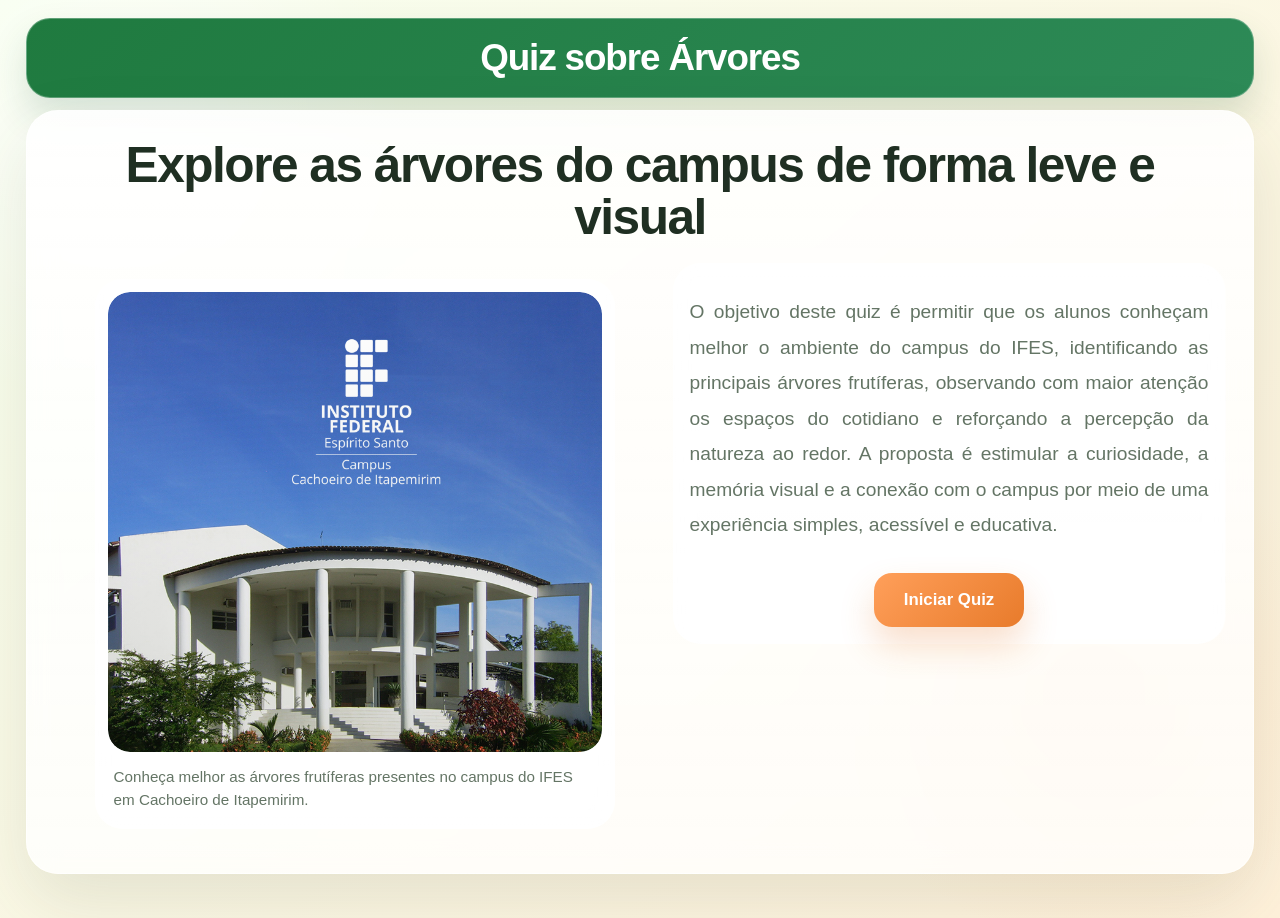
<file: index.html>
<!DOCTYPE html>
<html lang="pt-BR">
<head>
  <meta charset="UTF-8">
  <meta name="viewport" content="width=device-width, initial-scale=1.0">
  <title>Página Inicial do Quiz</title>
  <link rel="stylesheet" href="styles.css">
</head>
<body>
  <main class="page-shell">
    <header class="page-header">
      <h1 class="page-header-title">Quiz sobre Árvores</h1>
    </header>

    <section class="main-card">
      <h2 id="home-title" class="home-title">Explore as árvores do campus de forma leve e visual</h2>

      <section class="quiz-stage home-stage" aria-labelledby="home-title">
        <figure class="media-panel">
          <div class="media-frame">
            <img class="quiz-image" src="imagens/ifes.jpg" alt="Árvore frutífera no campus">
          </div>
          <figcaption class="media-caption">
            Conheça melhor as árvores frutíferas presentes no campus do IFES em Cachoeiro de Itapemirim.
          </figcaption>
        </figure>

        <article class="content-panel home-content">
          <p class="home-text">
            O objetivo deste quiz é permitir que os alunos conheçam melhor o ambiente do campus do IFES, identificando as principais árvores frutíferas, observando com maior atenção os espaços do cotidiano e reforçando a percepção da natureza ao redor. A proposta é estimular a curiosidade, a memória visual e a conexão com o campus por meio de uma experiência simples, acessível e educativa.
          </p>

          <div class="actions actions-center">
            <a class="action-btn" href="quiz.html">Iniciar Quiz</a>
          </div>
        </article>
      </section>
    </section>
  </main>
</body>
</html>
</file>
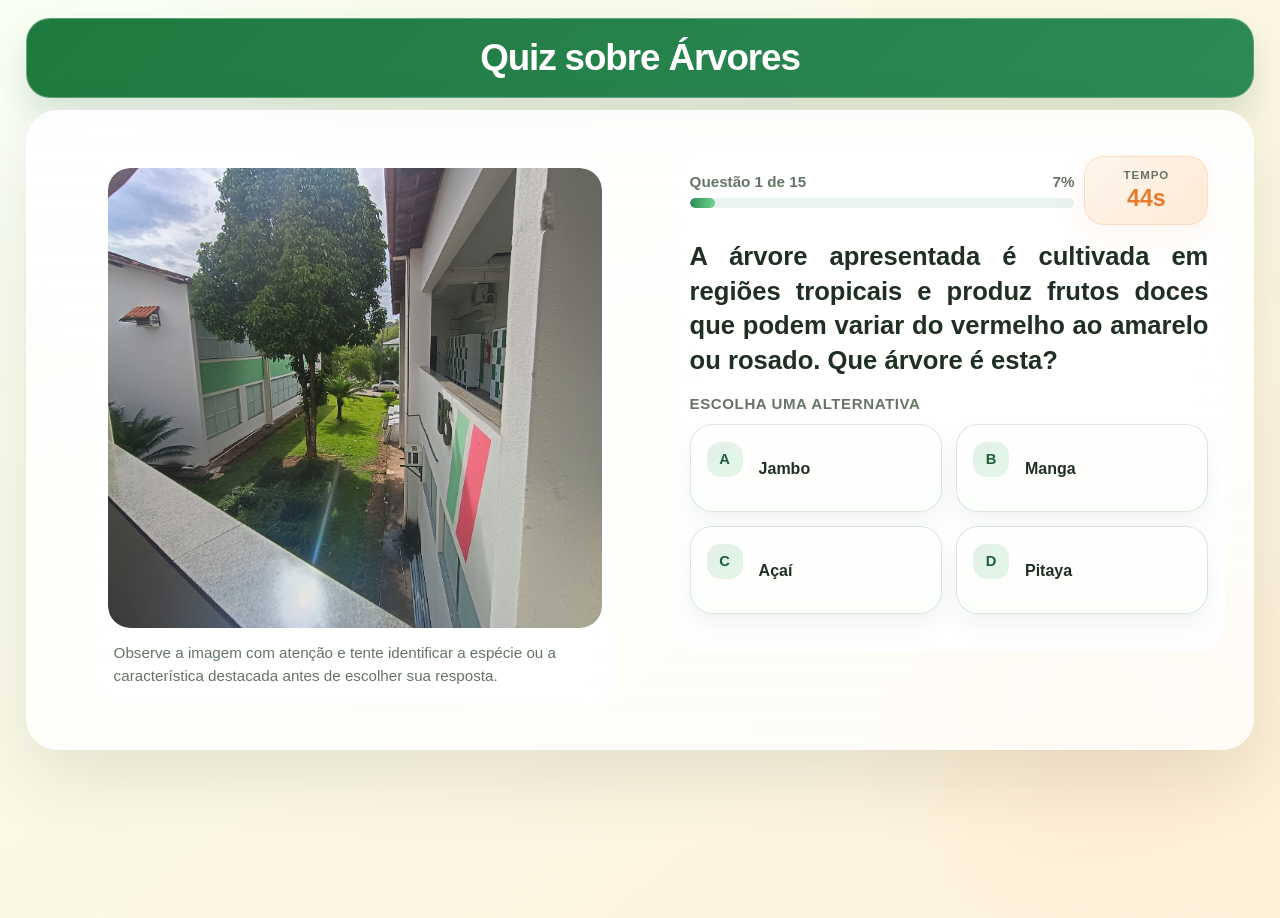
<file: quiz.html>
<!DOCTYPE html>
<html lang="pt-BR">
<head>
  <meta charset="UTF-8">
  <meta name="viewport" content="width=device-width, initial-scale=1.0">
  <title>Quiz de Árvores</title>
  <link rel="stylesheet" href="styles.css">
</head>
<body>
  <main class="page-shell">
    <header class="page-header">
      <h1 class="page-header-title">Quiz sobre Árvores</h1>
    </header>

    <section class="main-card">
      <section id="quizSection" aria-live="polite">
        <div id="quiz"></div>
      </section>

      <section id="finalScore" class="final-screen final-score-card" aria-live="polite" aria-labelledby="final-title">
        <h2 id="final-title" class="final-title">Quiz Finalizado!</h2>
        <p class="final-text">
          Você acertou <span id="score" class="score-number"></span> de 15 questões. Continue explorando o campus e veja quantas espécies você já consegue reconhecer de primeira.
        </p>
        <div class="actions actions-center">
          <a id="homeBtn" class="action-btn" href="index.html">Voltar para a Home</a>
        </div>
      </section>
    </section>
  </main>

  <script src="script.js"></script>
</body>
</html>
</file>
<file: styles.css>
:root {
  --bg-top: #f7ffef;
  --bg-bottom: #fff1da;
  --panel: rgba(255, 255, 255, 0.78);
  --line: rgba(52, 122, 73, 0.18);
  --text: #1f2f22;
  --muted: #647565;
  --green: #2d8a57;
  --green-dark: #1d5f3a;
  --peach: #ff9f5a;
  --peach-dark: #e87b2b;
  --danger: #ca4a5b;
  --success: #2c9a57;
  --shadow: 0 28px 70px rgba(54, 70, 46, 0.12);
}

* {
  box-sizing: border-box;
}

html {
  scroll-behavior: smooth;
}

body {
  margin: 0;
  min-height: 100vh;
  font-family: "Segoe UI", "Trebuchet MS", sans-serif;
  color: var(--text);
  background:
    radial-gradient(circle at 10% 15%, rgba(255, 255, 255, 0.72), transparent 20%),
    radial-gradient(circle at 85% 75%, rgba(255, 159, 90, 0.12), transparent 20%),
    linear-gradient(140deg, var(--bg-top), var(--bg-bottom));
  overflow-x: hidden;
}

a {
  text-decoration: none;
}

.page-shell {
  width: min(96%, 1480px);
  margin: 18px auto;
  position: relative;
}

.page-header {
  margin-bottom: 12px;
  padding: 18px 24px;
  text-align: center;
  border-radius: 24px;
  background: linear-gradient(135deg, #1f7a3f, #2d8a57);
  border: 1px solid rgba(255, 255, 255, 0.28);
  box-shadow: 0 18px 36px rgba(29, 95, 58, 0.16);
}

.page-header-title {
  margin: 0;
  font-size: clamp(1.6rem, 3vw, 2.3rem);
  font-weight: 900;
  letter-spacing: -0.03em;
  color: #ffffff;
}

.main-card {
  border-radius: 32px;
  padding: 28px;
  background: linear-gradient(180deg, rgba(255, 255, 255, 0.88), rgba(255, 255, 255, 0.78));
  border: 1px solid rgba(255, 255, 255, 0.58);
  box-shadow: var(--shadow);
  backdrop-filter: blur(14px);
}

.home-title {
  margin: 0 0 20px;
  font-size: clamp(2rem, 4vw, 3.1rem);
  line-height: 1.05;
  letter-spacing: -0.03em;
  text-align: center;
}

.home-text {
  margin: 14px 0 0;
  max-width: 62ch;
  font-size: 1.2rem;
  line-height: 1.85;
  color: var(--muted);
  text-align: justify;
}

.home-stage {
  align-items: stretch;
}

.home-content {
  display: flex;
  flex-direction: column;
  justify-content: center;
}

.quiz-stage {
  display: grid;
  grid-template-columns: minmax(400px, 600px) minmax(0, 1fr);
  gap: 18px;
  align-items: start;
}

.media-panel,
.content-panel,
.final-screen {
  background: var(--panel);
  border: 1px solid rgba(255, 255, 255, 0.72);
  border-radius: 28px;
  box-shadow: inset 0 1px 0 rgba(255, 255, 255, 0.8);
  backdrop-filter: blur(10px);
}

.media-panel {
  padding: 12px;
}

.media-frame {
  position: relative;
  overflow: hidden;
  border-radius: 22px;
}

.media-frame::after {
  content: "";
  position: absolute;
  inset: 0;
  background: linear-gradient(180deg, rgba(255, 255, 255, 0.04), rgba(33, 49, 38, 0.12));
  pointer-events: none;
}

.quiz-image {
  display: block;
  width: 100%;
  height: 460px;
  object-fit: cover;
  border-radius: 22px;
  transition: transform 0.5s ease;
}

.media-panel:hover .quiz-image {
  transform: scale(1.03);
}

.media-caption {
  margin: 14px 6px 4px;
  font-size: 0.95rem;
  line-height: 1.5;
  color: var(--muted);
}

.content-panel {
  padding: 16px;
}

.meta-row {
  display: flex;
  justify-content: space-between;
  align-items: center;
  gap: 10px;
  margin-bottom: 14px;
}

.progress-block {
  display: flex;
  flex-direction: column;
  gap: 8px;
  flex: 1;
}

.progress-label {
  display: flex;
  justify-content: space-between;
  gap: 12px;
  font-size: 0.95rem;
  font-weight: 700;
  color: var(--muted);
}

.progress-track {
  width: 100%;
  height: 10px;
  border-radius: 999px;
  background: rgba(45, 138, 87, 0.1);
  overflow: hidden;
}

.progress-bar {
  height: 100%;
  width: 0;
  border-radius: 999px;
  background: linear-gradient(90deg, var(--green), #6fd58d);
  transition: width 0.35s ease;
}

.timer-badge {
  min-width: 124px;
  padding: 12px 14px;
  border-radius: 20px;
  background: linear-gradient(135deg, rgba(255, 245, 235, 0.96), rgba(255, 233, 210, 0.92));
  border: 1px solid rgba(255, 159, 90, 0.24);
  box-shadow: 0 10px 28px rgba(232, 123, 43, 0.08);
  text-align: center;
}

.timer-label {
  display: block;
  font-size: 0.72rem;
  letter-spacing: 0.08em;
  text-transform: uppercase;
  font-weight: 800;
  color: var(--muted);
}

.timer-value {
  display: block;
  margin-top: 4px;
  font-size: 1.45rem;
  font-weight: 900;
  color: var(--peach-dark);
}

.question-title {
  margin: 0 0 18px;
  font-size: clamp(1.25rem, 2vw, 1.75rem);
  line-height: 1.35;
  text-align: justify;
}

.options-heading {
  margin: 0 0 12px;
  font-size: 0.94rem;
  font-weight: 800;
  letter-spacing: 0.04em;
  text-transform: uppercase;
  color: var(--muted);
}

.options-grid {
  display: grid;
  grid-template-columns: repeat(2, minmax(0, 1fr));
  gap: 14px;
}

.option-btn {
  position: relative;
  min-height: 88px;
  width: 100%;
  padding: 18px 18px 18px 68px;
  border: 1px solid var(--line);
  border-radius: 22px;
  background: linear-gradient(180deg, rgba(255, 255, 255, 0.95), rgba(252, 255, 250, 0.78));
  color: var(--text);
  text-align: left;
  cursor: pointer;
  font: inherit;
  font-size: 1rem;
  font-weight: 700;
  line-height: 1.45;
  box-shadow: 0 12px 24px rgba(39, 72, 47, 0.06);
  transition: transform 0.22s ease, box-shadow 0.22s ease, border-color 0.22s ease, background 0.22s ease;
}

.option-btn::before {
  content: attr(data-letter);
  position: absolute;
  top: 16px;
  left: 16px;
  width: 36px;
  height: 36px;
  border-radius: 14px;
  display: grid;
  place-items: center;
  background: linear-gradient(135deg, rgba(45, 138, 87, 0.12), rgba(111, 213, 141, 0.2));
  color: var(--green-dark);
  font-size: 0.92rem;
  font-weight: 900;
  box-shadow: inset 0 1px 0 rgba(255, 255, 255, 0.85);
}

.option-btn:hover {
  transform: translateY(-3px);
  border-color: rgba(45, 138, 87, 0.34);
  box-shadow: 0 18px 34px rgba(39, 72, 47, 0.12);
}

.option-btn:focus-visible,
.action-btn:focus-visible {
  outline: 3px solid rgba(255, 159, 90, 0.45);
  outline-offset: 3px;
}

.option-btn:disabled {
  cursor: default;
}

.option-btn.correct {
  border-color: rgba(44, 154, 87, 0.4);
  background: linear-gradient(180deg, rgba(222, 255, 231, 0.98), rgba(234, 255, 240, 0.88));
  color: var(--success);
  box-shadow: 0 18px 34px rgba(44, 154, 87, 0.12);
}

.option-btn.correct::before {
  background: linear-gradient(135deg, rgba(44, 154, 87, 0.18), rgba(111, 213, 141, 0.24));
  color: var(--success);
}

.option-btn.wrong {
  border-color: rgba(202, 74, 91, 0.28);
  background: linear-gradient(180deg, rgba(255, 243, 244, 0.98), rgba(255, 248, 249, 0.9));
  color: var(--danger);
  box-shadow: 0 18px 34px rgba(202, 74, 91, 0.08);
}

.option-btn.wrong::before {
  background: linear-gradient(135deg, rgba(202, 74, 91, 0.12), rgba(248, 223, 226, 0.8));
  color: var(--danger);
}

.actions {
  display: flex;
  justify-content: flex-end;
  margin-top: 20px;
}

.actions-center {
  justify-content: center;
}

.action-btn {
  position: relative;
  overflow: hidden;
  display: inline-flex;
  align-items: center;
  justify-content: center;
  border: 0;
  border-radius: 18px;
  padding: 17px 30px;
  font: inherit;
  font-size: 1.05rem;
  font-weight: 800;
  cursor: pointer;
  color: #fff;
  background: linear-gradient(135deg, var(--peach), var(--peach-dark));
  box-shadow: 0 18px 34px rgba(232, 123, 43, 0.24);
  transition: transform 0.22s ease, box-shadow 0.22s ease, filter 0.22s ease;
}

.action-btn::after {
  content: "";
  position: absolute;
  inset: 0;
  background: linear-gradient(120deg, transparent 20%, rgba(255, 255, 255, 0.3) 50%, transparent 80%);
  transform: translateX(-130%);
  transition: transform 0.55s ease;
}

.action-btn:hover {
  transform: translateY(-2px);
  box-shadow: 0 22px 38px rgba(232, 123, 43, 0.28);
  filter: saturate(1.05);
}

.action-btn:hover::after {
  transform: translateX(130%);
}

.action-btn[hidden] {
  display: none;
}

.home-content .actions {
  margin-top: 30px;
}

.final-screen {
  display: none;
  text-align: center;
  padding: 28px 22px 22px;
  margin-top: 8px;
}

.final-screen.is-visible {
  display: block;
}

.final-score-card {
  width: min(100%, 760px);
  height: 420px;
  margin: 8px auto 0;
  display: none;
  flex-direction: column;
  justify-content: center;
}

.final-score-card.is-visible {
  display: flex;
}

.final-badge {
  display: inline-block;
  padding: 9px 14px;
  border-radius: 999px;
  background: rgba(255, 159, 90, 0.16);
  color: var(--peach-dark);
  font-size: 0.8rem;
  font-weight: 800;
  letter-spacing: 0.08em;
  text-transform: uppercase;
}

.final-title {
  margin: 16px 0 8px;
  font-size: clamp(2.1rem, 4vw, 3rem);
  line-height: 1.05;
  color: var(--green-dark);
}

.final-text {
  margin: 0 auto;
  max-width: 34ch;
  font-size: 1.08rem;
  line-height: 1.6;
  color: var(--muted);
}

.score-number {
  color: var(--green);
  font-weight: 900;
}

.footer-note {
  margin: 20px 0 0;
  font-size: 0.92rem;
  color: var(--muted);
  text-align: center;
}

@media (max-width: 920px) {
  .quiz-stage {
    grid-template-columns: 1fr;
  }
}

@media (max-width: 680px) {
  .page-shell {
    width: min(100% - 20px, 1280px);
    margin: 8px auto;
  }

  .main-card {
    padding: 18px;
    border-radius: 24px;
  }


  .meta-row {
    flex-direction: column;
    align-items: stretch;
  }

  .options-grid {
    grid-template-columns: 1fr;
  }

  .quiz-image {
    height: 320px;
  }

  .actions {
    justify-content: stretch;
  }

  .actions-center {
    justify-content: stretch;
  }

  .action-btn {
    width: 100%;
  }
}
</file>
